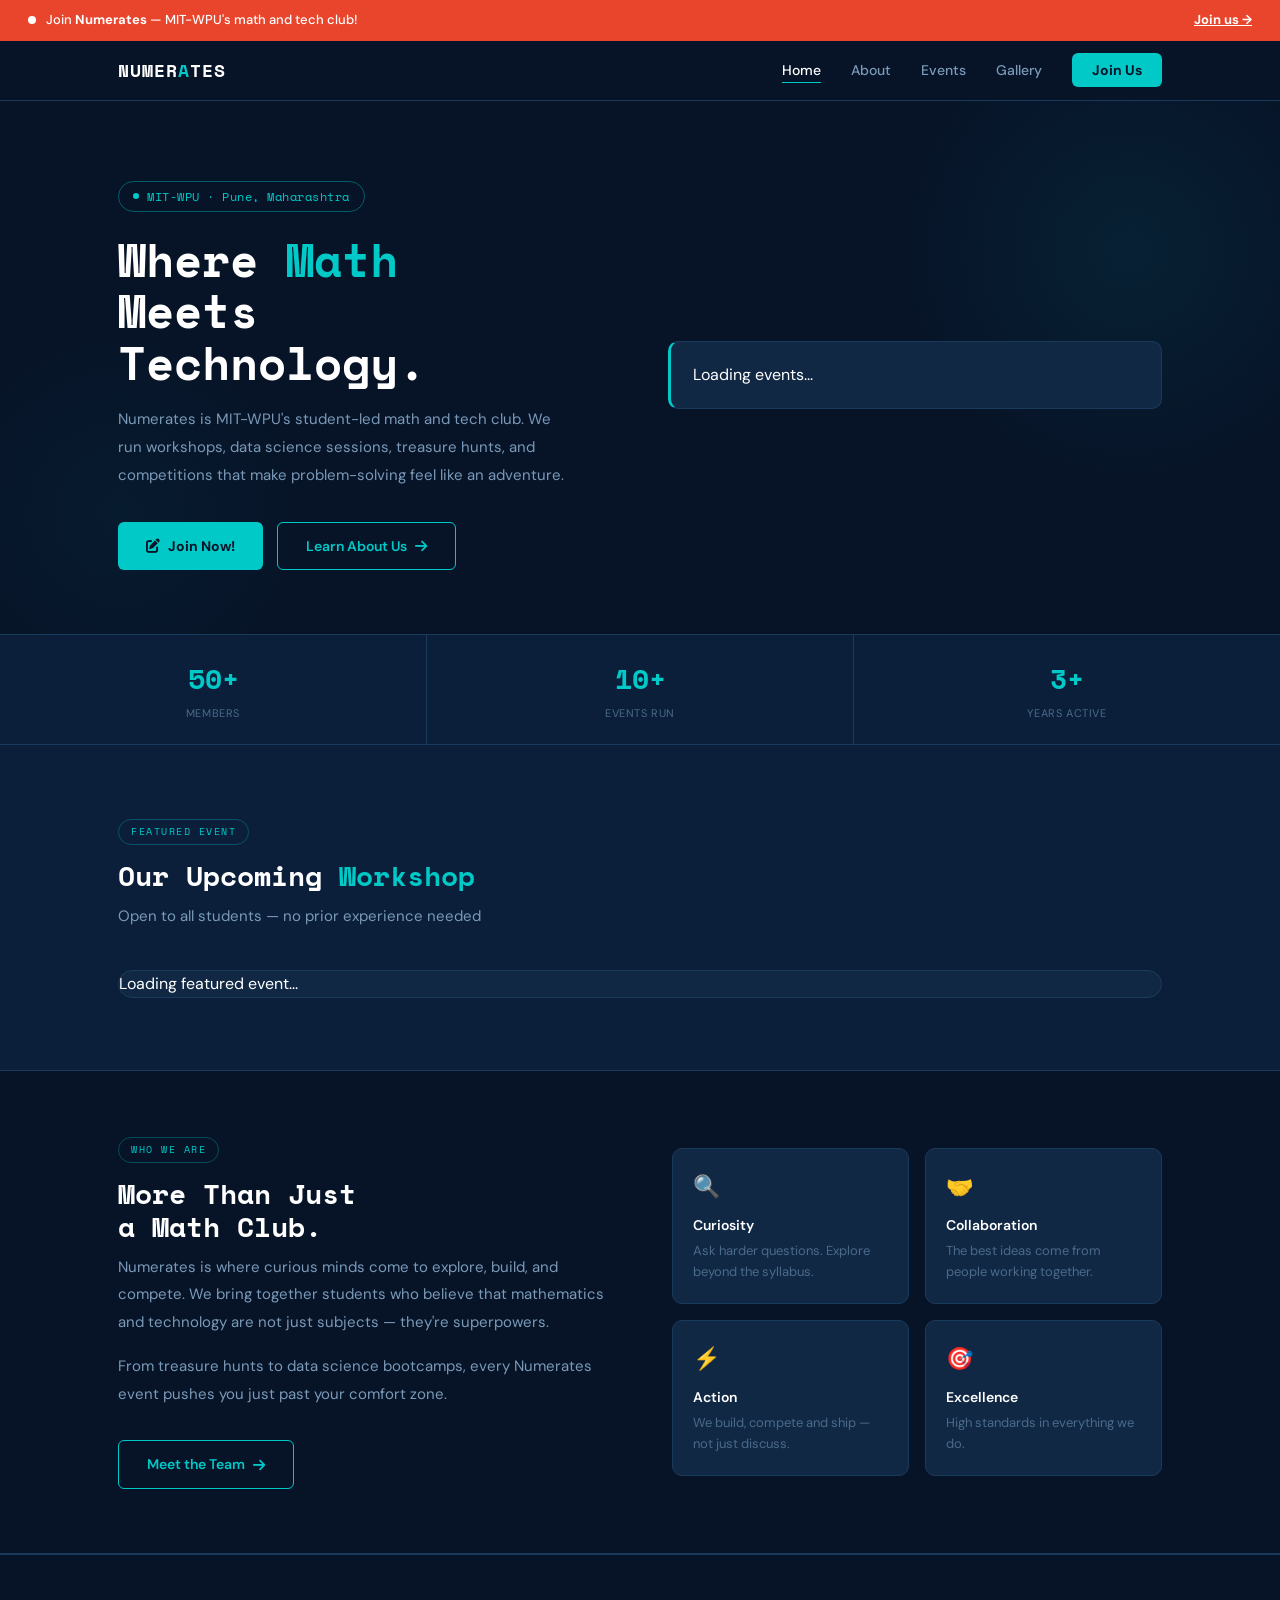
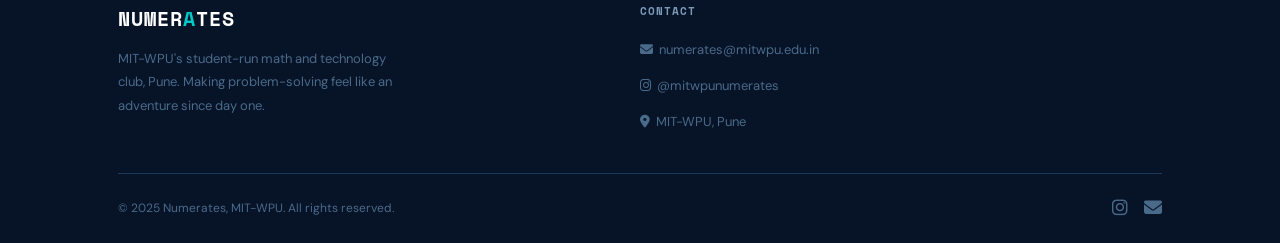
<file: index.html>
<!DOCTYPE html>
<html lang="en">
<head>
  <meta charset="UTF-8" />
  <meta name="viewport" content="width=device-width, initial-scale=1.0" />
  <title>Numerates | MIT-WPU Math &amp; Tech Club</title>
  <meta name="description" content="Numerates is MIT-WPU's student-led math and tech club. Workshops, data science, treasure hunts and more." />
  <link rel="stylesheet" href="css/style.css" />
  <link rel="stylesheet" href="css/home.css" />
  <link rel="stylesheet" href="https://cdnjs.cloudflare.com/ajax/libs/font-awesome/6.5.0/css/all.min.css" />
</head>
<body>

  <!-- ANNOUNCEMENT BAR -->
  <div class="announcement-bar" id="announcementBar"><div class="dot"></div><span>Loading...</span></div>

  <!-- NAVBAR -->
  <nav class="navbar">
    <div class="container">
      <a href="index.html" class="nav-logo">NUMER<span>A</span>TES</a>
      <ul class="nav-links">
        <li><a href="index.html">Home</a></li>
        <li><a href="about.html">About</a></li>
        <li><a href="events.html">Events</a></li>
        <li><a href="gallery.html">Gallery</a></li>
        <li><a href="join.html" class="nav-cta">Join Us</a></li>
      </ul>
      <button class="hamburger" id="hamburger" aria-label="Menu">
        <span></span><span></span><span></span>
      </button>
    </div>
  </nav>
   <div class="mobile-menu" id="mobileMenu">
    <a href="index.html">Home</a>
    <a href="about.html">About</a>
    <a href="events.html">Events</a>
    <a href="gallery.html">Gallery</a>
    <a href="join.html" style="color:var(--cyan);font-weight:700;">Join Us →</a>
  </div>


  

  <!-- HERO -->
  <section class="hero">
    <div class="container">
      <div class="hero-grid">
        <div class="hero-left">
          <div class="hero-tag fade-up">
            <span class="dot"></span> MIT-WPU · Pune, Maharashtra
          </div>
          <h1 class="fade-up">Where <em>Math</em><br>Meets<br>Technology.</h1>
          <p class="hero-sub fade-up">
            Numerates is MIT-WPU's student-led math and tech club. We run workshops,
            data science sessions, treasure hunts, and competitions that make
            problem-solving feel like an adventure.
          </p>
          <div class="hero-btns fade-up">
            <a href="join.html" class="btn-primary">
              <i class="fa-solid fa-pen-to-square"></i> Join Now!
            </a>
            <a href="about.html" class="btn-outline">
              Learn About Us <i class="fa-solid fa-arrow-right"></i>
            </a>
          </div>
        </div>
        <div class="hero-right">
    <div class="hero-cards" id="heroEvents">
        <div class="hero-event-card">
            Loading events...
        </div>
    </div>
</div>
      </div>
    </div>
  </section>

  <!-- STATS -->
  <div class="stats-bar">
    <div class="stats-grid">
      <div class="stat-item fade-up">
        <span class="stat-number" data-count="50" data-suffix="+">0</span>
        <span class="stat-label">Members</span>
      </div>
      <div class="stat-item fade-up">
        <span class="stat-number" data-count="10" data-suffix="+">0</span>
        <span class="stat-label">Events Run</span>
      </div>
      <div class="stat-item fade-up">
        <span class="stat-number" data-count="3" data-suffix="+">0</span>
        <span class="stat-label">Years Active</span>
      </div>
     
    </div>
  </div>

  <!-- WORKSHOP FEATURE -->
  <section class="section">
    <div class="container">
      <div class="fade-up" style="margin-bottom:32px;">
        <div class="section-tag">Featured Event</div>
        <h2 class="section-title">Our Upcoming <span class="cyan">Workshop</span></h2>
        <p class="section-sub">Open to all students — no prior experience needed</p>
      </div>
      <div class="workshop-card fade-up" id="featuredWorkshop">
    <p>Loading featured event...</p>
</div>
    </div>
  </section>

  <!-- ABOUT STRIP -->
  <section class="section section-alt about-strip">
    <div class="container">
      <div class="about-strip-inner">
        <div class="about-strip-text fade-up">
          <div class="section-tag">Who We Are</div>
          <h2 class="section-title">More Than Just<br>a Math Club.</h2>
          <p>Numerates is where curious minds come to explore, build, and compete. We bring together students who believe that mathematics and technology are not just subjects — they're superpowers.</p>
          <p>From treasure hunts to data science bootcamps, every Numerates event pushes you just past your comfort zone.</p>
          <a href="about.html" class="btn-outline" style="margin-top:16px;">Meet the Team <i class="fa-solid fa-arrow-right"></i></a>
        </div>
        <div class="values-grid fade-up">
          <div class="value-card">
            <div class="value-icon">🔍</div>
            <h4>Curiosity</h4>
            <p>Ask harder questions. Explore beyond the syllabus.</p>
          </div>
          <div class="value-card">
            <div class="value-icon">🤝</div>
            <h4>Collaboration</h4>
            <p>The best ideas come from people working together.</p>
          </div>
          <div class="value-card">
            <div class="value-icon">⚡</div>
            <h4>Action</h4>
            <p>We build, compete and ship — not just discuss.</p>
          </div>
          <div class="value-card">
            <div class="value-icon">🎯</div>
            <h4>Excellence</h4>
            <p>High standards in everything we do.</p>
          </div>
        </div>
      </div>
    </div>
  </section>

  <!-- FOOTER -->
  <footer class="footer">
    <div class="container">
      <div class="footer-grid">
        <div class="footer-brand">
          <span class="nav-logo">NUMER<span>A</span>TES</span>
          <p>MIT-WPU's student-run math and technology club, Pune. Making problem-solving feel like an adventure since day one.</p>
        </div>
        <div class="footer-col">
          <h5>Contact</h5>
          <ul>
            <li><a href="mailto:numerates@mitwpu.edu.in"><i class="fa-solid fa-envelope"></i> &nbsp;numerates@mitwpu.edu.in</a></li>
            <li><a href="https://instagram.com/mitwpunumerates" target="_blank"><i class="fa-brands fa-instagram"></i> &nbsp;@mitwpunumerates</a></li>
            <li><a href="#"><i class="fa-solid fa-location-dot"></i> &nbsp;MIT-WPU, Pune</a></li>
          </ul>
        </div>
      </div>
      <div class="footer-bottom">
        <span class="footer-copy">© 2025 Numerates, MIT-WPU. All rights reserved.</span>
        <div class="footer-socials">
          <a href="https://instagram.com/mitwpunumerates" target="_blank"><i class="fa-brands fa-instagram"></i></a>
          <a href="mailto:numerates@mitwpu.edu.in"><i class="fa-solid fa-envelope"></i></a>
        </div>
      </div>
    </div>
  </footer>

 <script src="js/data.js"></script>
<script src="js/main.js"></script>
<script src="js/home.js"></script>
</body>
</html>
</file>
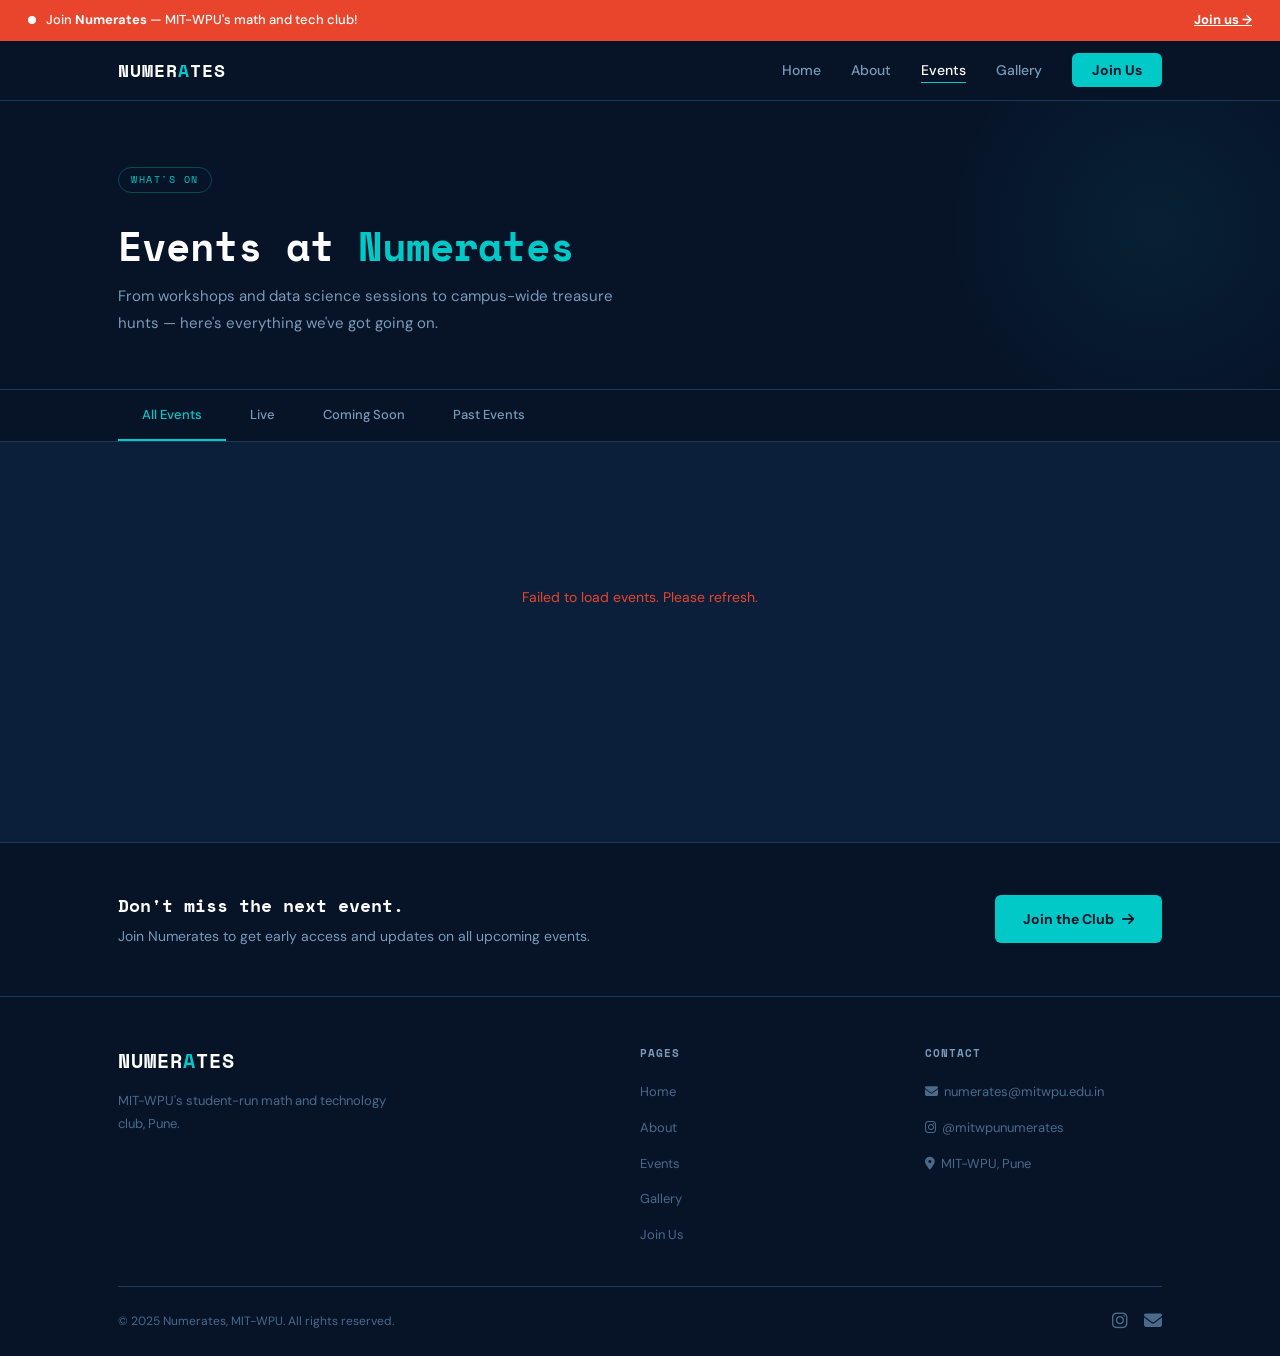
<file: events.html>
<!DOCTYPE html>
<html lang="en">
<head>
  <meta charset="UTF-8" />
  <meta name="viewport" content="width=device-width, initial-scale=1.0" />
  <title>Events | Numerates — MIT-WPU</title>
  <meta name="description" content="Upcoming and past events by Numerates — MIT-WPU's math and tech club." />
  <link rel="stylesheet" href="css/style.css" />
  <link rel="stylesheet" href="css/events.css" />
  <link rel="stylesheet" href="https://cdnjs.cloudflare.com/ajax/libs/font-awesome/6.5.0/css/all.min.css" />
</head>
<body>

  <!-- ANNOUNCEMENT BAR -->
  <div class="announcement-bar" id="announcementBar">
    <div class="dot"></div>
    <span>Loading...</span>
  </div>

  <!-- NAVBAR -->
  <nav class="navbar">
    <div class="container">
      <a href="index.html" class="nav-logo">NUMER<span>A</span>TES</a>
      <ul class="nav-links">
        <li><a href="index.html">Home</a></li>
        <li><a href="about.html">About</a></li>
        <li><a href="events.html">Events</a></li>
        <li><a href="gallery.html">Gallery</a></li>
        <li><a href="join.html" class="nav-cta">Join Us</a></li>
      </ul>
      <button class="hamburger" id="hamburger" aria-label="Menu">
        <span></span><span></span><span></span>
      </button>
    </div>
  </nav>

  <!-- MOBILE MENU -->
  <div class="mobile-menu" id="mobileMenu">
    <a href="index.html">Home</a>
    <a href="about.html">About</a>
    <a href="events.html">Events</a>
    <a href="gallery.html">Gallery</a>
    <a href="join.html" style="color:var(--cyan);font-weight:700;">Join Us →</a>
  </div>

  <!-- HERO -->
  <section class="events-hero">
    <div class="container">
      <div class="section-tag">What's On</div>
      <h1>Events at <em>Numerates</em></h1>
      <p>From workshops and data science sessions to campus-wide treasure hunts — here's everything we've got going on.</p>
    </div>
  </section>

  <!-- FILTER TABS -->
  <div class="filter-bar">
    <div class="container">
      <div class="filter-tabs">
        <button class="filter-tab active" data-filter="all">All Events</button>
        <button class="filter-tab" data-filter="live">Live</button>
        
        <button class="filter-tab" data-filter="soon">Coming Soon</button>
        <button class="filter-tab" data-filter="past">Past Events</button>
      </div>
    </div>
  </div>

  <!-- EVENTS -->
  <section class="events-section">
    <div class="container">
      <div id="loadingState" class="loading-state">
        <div class="loading-spinner"></div>
        <p>Loading events...</p>
      </div>
      <div id="eventsWrap"></div>
      <div class="empty-state" id="emptyState">
        <i class="fa-regular fa-calendar-xmark"></i>
        <p>No events in this category right now. Check back soon!</p>
      </div>
    </div>
  </section>

  <!-- NOTIFY STRIP -->
  <section class="notify-strip">
    <div class="container">
      <div class="notify-inner">
        <div class="notify-text">
          <h3>Don't miss the next event.</h3>
          <p>Join Numerates to get early access and updates on all upcoming events.</p>
        </div>
        <a href="join.html" class="btn-primary">
          Join the Club <i class="fa-solid fa-arrow-right"></i>
        </a>
      </div>
    </div>
  </section>

  <!-- FOOTER -->
  <footer class="footer">
    <div class="container">
      <div class="footer-grid">
        <div class="footer-brand">
          <span class="nav-logo">NUMER<span>A</span>TES</span>
          <p>MIT-WPU's student-run math and technology club, Pune.</p>
        </div>
        <div class="footer-col">
          <h5>Pages</h5>
          <ul>
            <li><a href="index.html">Home</a></li>
            <li><a href="about.html">About</a></li>
            <li><a href="events.html">Events</a></li>
            <li><a href="gallery.html">Gallery</a></li>
            <li><a href="join.html">Join Us</a></li>
          </ul>
        </div>
        <div class="footer-col">
          <h5>Contact</h5>
          <ul>
            <li><a href="mailto:numerates@mitwpu.edu.in"><i class="fa-solid fa-envelope"></i> &nbsp;numerates@mitwpu.edu.in</a></li>
            <li><a href="https://instagram.com/mitwpunumerates" target="_blank"><i class="fa-brands fa-instagram"></i> &nbsp;@mitwpunumerates</a></li>
            <li><a href="#"><i class="fa-solid fa-location-dot"></i> &nbsp;MIT-WPU, Pune</a></li>
          </ul>
        </div>
      </div>
      <div class="footer-bottom">
        <span class="footer-copy">© 2025 Numerates, MIT-WPU. All rights reserved.</span>
        <div class="footer-socials">
          <a href="https://instagram.com/mitwpunumerates" target="_blank"><i class="fa-brands fa-instagram"></i></a>
          <a href="mailto:numerates@mitwpu.edu.in"><i class="fa-solid fa-envelope"></i></a>
        </div>
      </div>
    </div>
  </footer>

  <script src="js/data.js"></script>
  <script src="js/main.js"></script>
  <script src="js/events.js"></script>
</body>
</html>
</file>
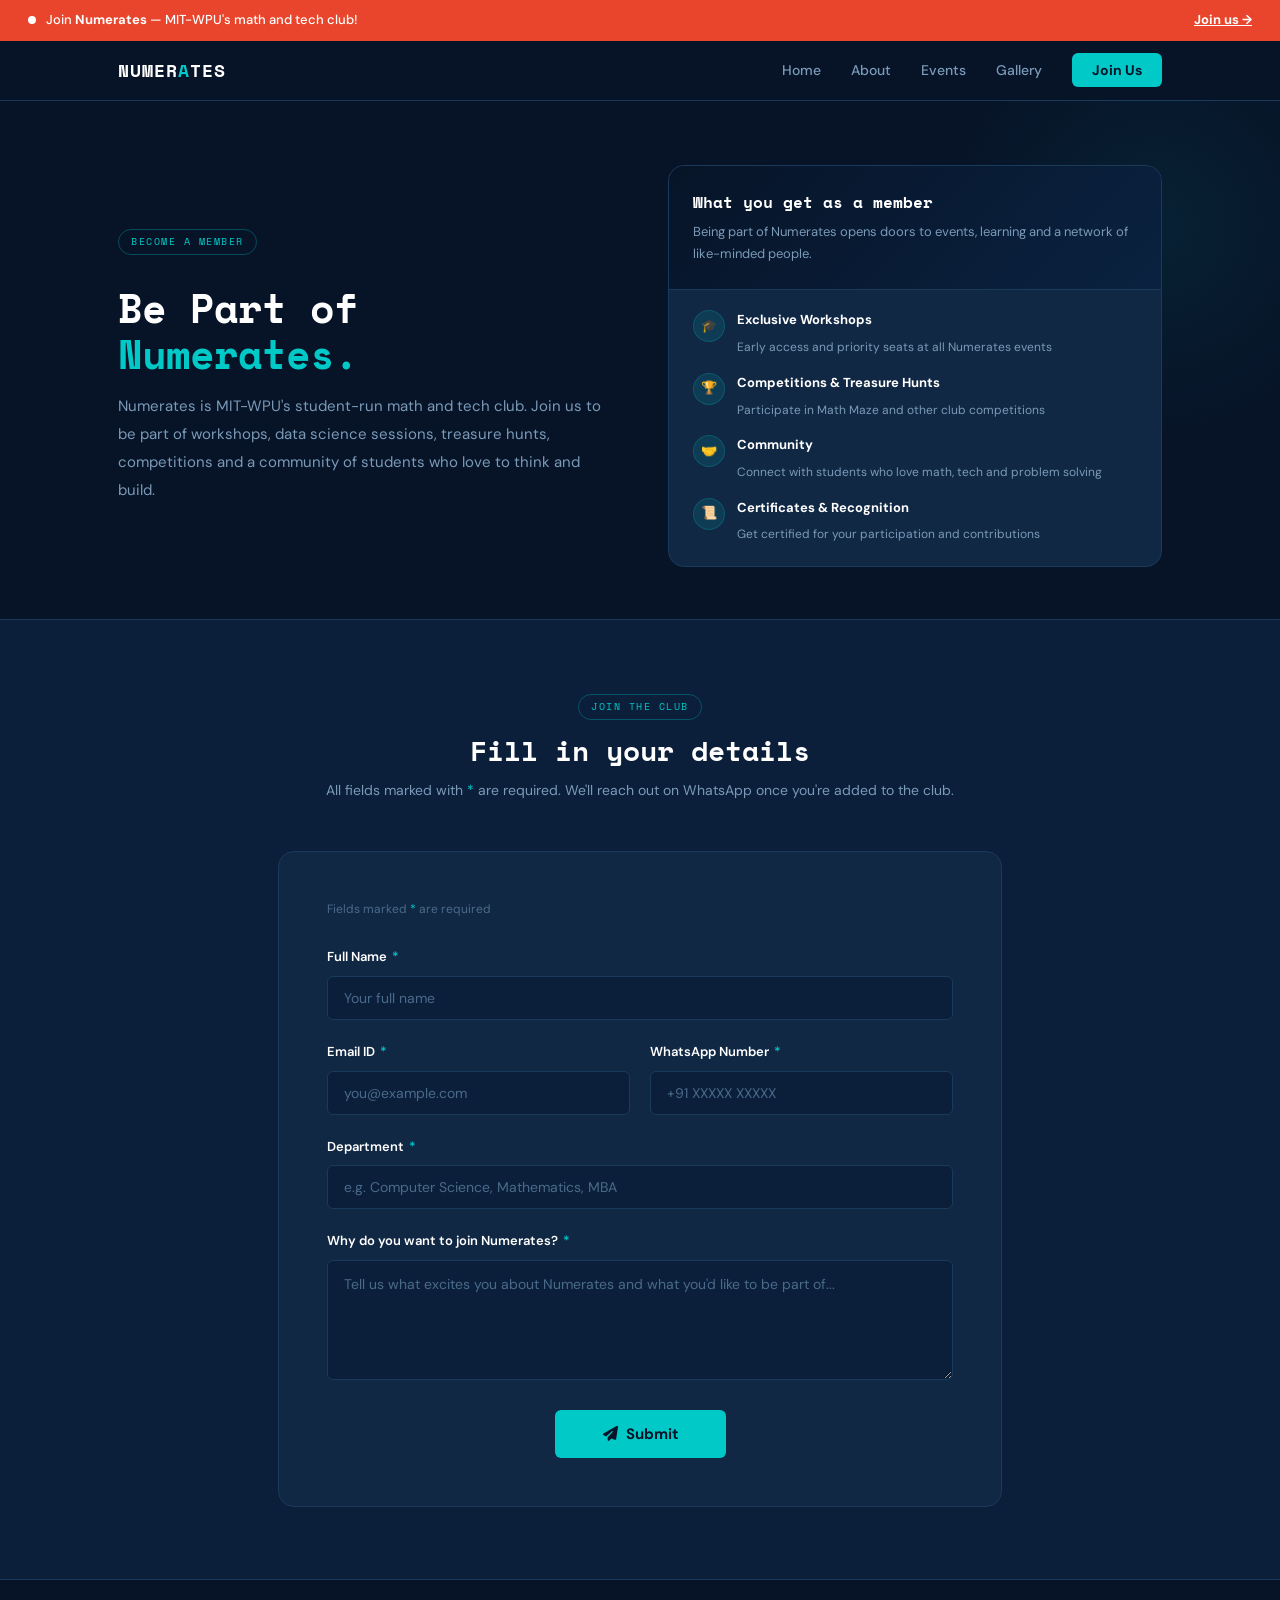
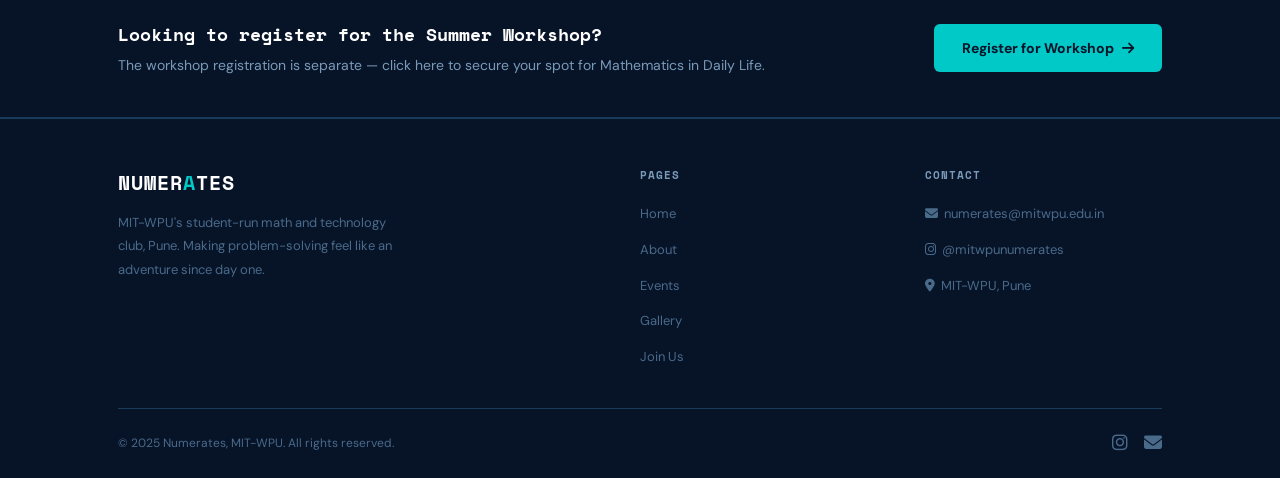
<file: join.html>
<!DOCTYPE html>
<html lang="en">
<head>
  <meta charset="UTF-8" />
  <meta name="viewport" content="width=device-width, initial-scale=1.0" />
  <title>Join Us | Numerates — MIT-WPU</title>
  <meta name="description" content="Join Numerates — MIT-WPU's math and tech club. Be part of workshops, treasure hunts, data science sessions and more." />
  <link rel="stylesheet" href="css/style.css" />
  <link rel="stylesheet" href="css/join.css" />
  <link rel="stylesheet" href="https://cdnjs.cloudflare.com/ajax/libs/font-awesome/6.5.0/css/all.min.css" />
</head>
<body>

  <!-- ANNOUNCEMENT BAR -->
  <div class="announcement-bar" id="announcementBar"><div class="dot"></div><span>Loading...</span></div>
  <!-- NAVBAR -->
  <nav class="navbar">
    <div class="container">
      <a href="index.html" class="nav-logo">NUMER<span>A</span>TES</a>
      <ul class="nav-links">
        <li><a href="index.html">Home</a></li>
        <li><a href="about.html">About</a></li>
        <li><a href="events.html">Events</a></li>
        <li><a href="gallery.html">Gallery</a></li>
        <li><a href="join.html" class="nav-cta">Join Us</a></li>
      </ul>
      <button class="hamburger" id="hamburger" aria-label="Menu">
        <span></span><span></span><span></span>
      </button>
    </div>
  </nav>

  <!-- MOBILE MENU -->
  <div class="mobile-menu" id="mobileMenu">
    <a href="index.html">Home</a>
    <a href="about.html">About</a>
    <a href="events.html">Events</a>
    <a href="gallery.html">Gallery</a>
    <a href="join.html" style="color:var(--cyan); font-weight:700;">Join Us →</a>
  </div>

  <!-- HERO -->
  <section class="join-hero">
    <div class="container">
      <div class="join-hero-inner">

        <div class="join-hero-text fade-up">
          <div class="section-tag">Become a Member</div>
          <h1>Be Part of<br><em>Numerates.</em></h1>
          <p>
            Numerates is MIT-WPU's student-run math and tech club. Join us to be part of
            workshops, data science sessions, treasure hunts, competitions and a community
            of students who love to think and build.
          </p>
        </div>

        <div class="perks-card fade-up">
          <div class="perks-card-top">
            <h3>What you get as a member</h3>
            <p>Being part of Numerates opens doors to events, learning and a network of like-minded people.</p>
          </div>
          <div class="perks-list">
            <div class="perk-row">
              <div class="perk-icon">🎓</div>
              <div class="perk-text">
                <strong>Exclusive Workshops</strong>
                <span>Early access and priority seats at all Numerates events</span>
              </div>
            </div>
            <div class="perk-row">
              <div class="perk-icon">🏆</div>
              <div class="perk-text">
                <strong>Competitions & Treasure Hunts</strong>
                <span>Participate in Math Maze and other club competitions</span>
              </div>
            </div>
            <div class="perk-row">
              <div class="perk-icon">🤝</div>
              <div class="perk-text">
                <strong>Community</strong>
                <span>Connect with students who love math, tech and problem solving</span>
              </div>
            </div>
            <div class="perk-row">
              <div class="perk-icon">📜</div>
              <div class="perk-text">
                <strong>Certificates & Recognition</strong>
                <span>Get certified for your participation and contributions</span>
              </div>
            </div>
          </div>
        </div>

      </div>
    </div>
  </section>

  <!-- FORM SECTION -->
  <section class="form-section" id="form">
    <div class="container">

      <div class="form-header fade-up">
        <div class="section-tag">Join the Club</div>
        <h2 class="section-title">Fill in your details</h2>
        <p>All fields marked with <span style="color:var(--cyan)">*</span> are required. We'll reach out on WhatsApp once you're added to the club.</p>
      </div>

      <div class="form-card fade-up">
        <p class="req-note">Fields marked <span>*</span> are required</p>

        <form id="joinForm" novalidate>

          <div class="form-group">
            <label for="name">Full Name <span class="req">*</span></label>
            <input type="text" id="name" name="name" placeholder="Your full name" required />
          </div>

          <div class="form-row-2">
            <div class="form-group">
              <label for="email">Email ID <span class="req">*</span></label>
              <input type="email" id="email" name="email" placeholder="you@example.com" required />
            </div>
            <div class="form-group">
              <label for="whatsapp">WhatsApp Number <span class="req">*</span></label>
              <input type="tel" id="whatsapp" name="whatsapp" placeholder="+91 XXXXX XXXXX" required />
            </div>
          </div>

          <div class="form-group">
            <label for="department">Department <span class="req">*</span></label>
            <input type="text" id="department" name="department" placeholder="e.g. Computer Science, Mathematics, MBA" required />
          </div>

          <div class="form-group">
            <label for="whyjoin">Why do you want to join Numerates? <span class="req">*</span></label>
            <textarea id="whyjoin" name="whyjoin" placeholder="Tell us what excites you about Numerates and what you'd like to be part of..." required></textarea>
          </div>

          <div class="form-submit-wrap">
            <button type="submit" class="btn-submit" id="submitBtn">
              <span id="btnText"><i class="fa-solid fa-paper-plane"></i> &nbsp;Submit</span>
              <div class="spinner" id="spinner"></div>
            </button>
          </div>

          <div class="form-message success" id="successMsg" style="display:none;">
            🎉 Welcome to Numerates! We'll reach out to you on WhatsApp soon. Stay tuned!
          </div>
          <div class="form-message error" id="errorMsg" style="display:none;">
            ❌ Something went wrong. Please try again or email us at numerates@mitwpu.edu.in
          </div>

        </form>
      </div>

    </div>
  </section>

  <!-- WORKSHOP CTA -->
  <section class="workshop-cta-strip">
    <div class="container">
      <div class="workshop-cta-inner">
        <div class="workshop-cta-text">
          <h3>Looking to register for the Summer Workshop?</h3>
          <p>The workshop registration is separate — click here to secure your spot for Mathematics in Daily Life.</p>
        </div>
        <a href="register.html" class="btn-primary">
          Register for Workshop <i class="fa-solid fa-arrow-right"></i>
        </a>
      </div>
    </div>
  </section>

  <!-- FOOTER -->
  <footer class="footer">
    <div class="container">
      <div class="footer-grid">
        <div class="footer-brand">
          <span class="nav-logo">NUMER<span>A</span>TES</span>
          <p>MIT-WPU's student-run math and technology club, Pune. Making problem-solving feel like an adventure since day one.</p>
        </div>
        <div class="footer-col">
          <h5>Pages</h5>
          <ul>
            <li><a href="index.html">Home</a></li>
            <li><a href="about.html">About</a></li>
            <li><a href="events.html">Events</a></li>
            <li><a href="gallery.html">Gallery</a></li>
            <li><a href="join.html">Join Us</a></li>
          </ul>
        </div>
        <div class="footer-col">
          <h5>Contact</h5>
          <ul>
            <li><a href="mailto:numerates@mitwpu.edu.in"><i class="fa-solid fa-envelope"></i> &nbsp;numerates@mitwpu.edu.in</a></li>
            <li><a href="https://instagram.com/mitwpunumerates" target="_blank"><i class="fa-brands fa-instagram"></i> &nbsp;@mitwpunumerates</a></li>
            <li><a href="#"><i class="fa-solid fa-location-dot"></i> &nbsp;MIT-WPU, Pune</a></li>
          </ul>
        </div>
      </div>
      <div class="footer-bottom">
        <span class="footer-copy">© 2025 Numerates, MIT-WPU. All rights reserved.</span>
        <div class="footer-socials">
          <a href="https://instagram.com/mitwpunumerates" target="_blank"><i class="fa-brands fa-instagram"></i></a>
          <a href="mailto:numerates@mitwpu.edu.in"><i class="fa-solid fa-envelope"></i></a>
        </div>
      </div>
    </div>
  </footer>
  <script src="js/data.js"></script>
  <script src="js/main.js"></script>
  <script src="js/join.js"></script>
</body>
</html>
</file>
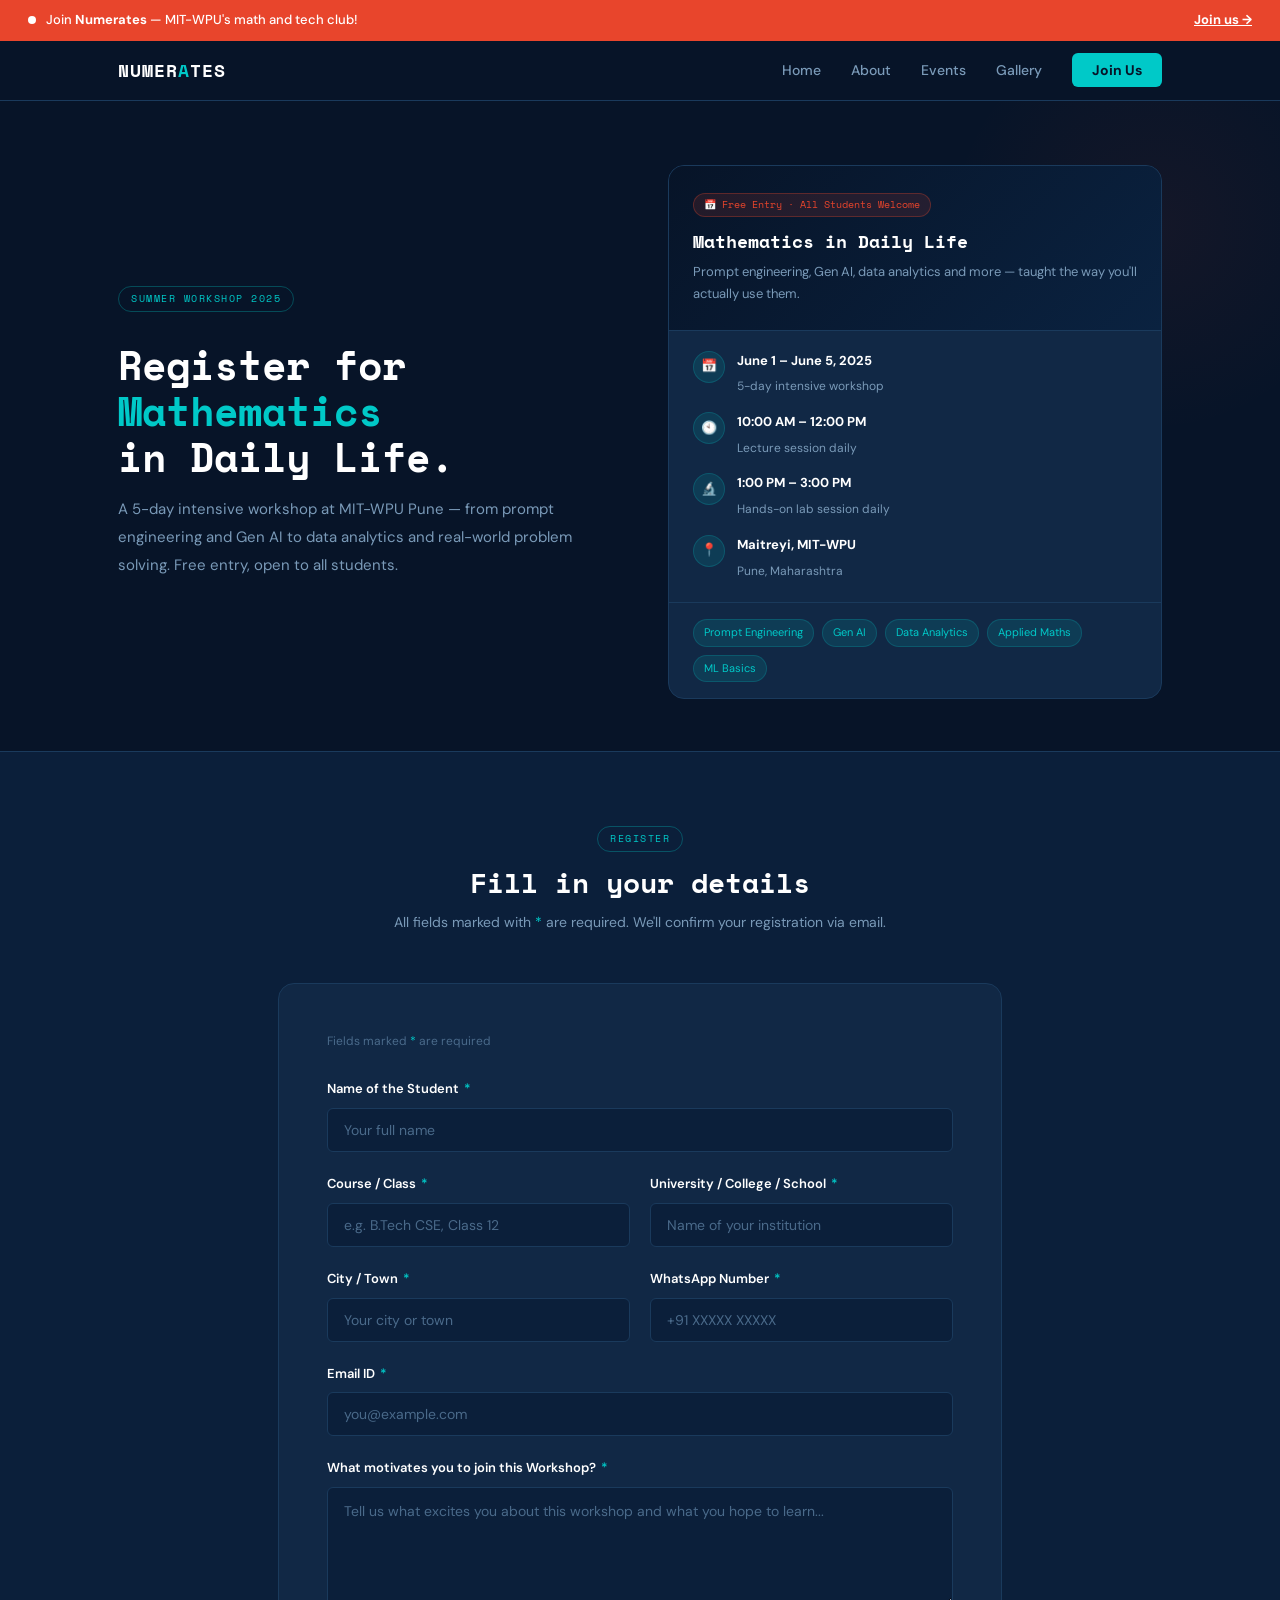
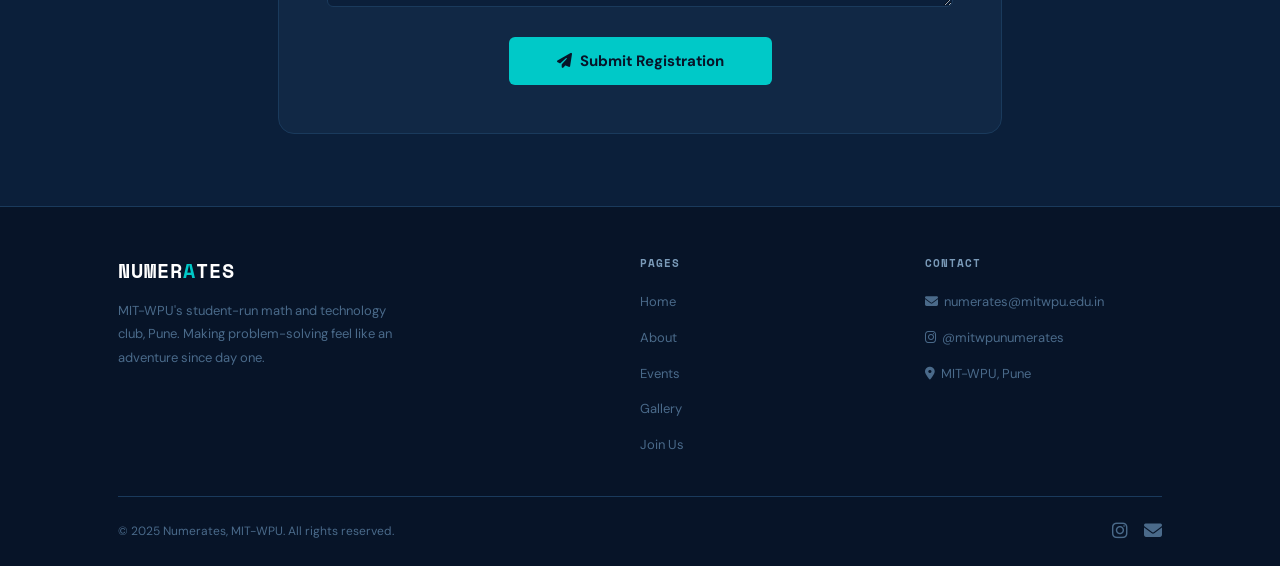
<file: register.html>
<!DOCTYPE html>
<html lang="en">
<head>
  <meta charset="UTF-8" />
  <meta name="viewport" content="width=device-width, initial-scale=1.0" />
  <title>Register | Numerates Summer Workshop</title>
  <meta name="description" content="Register for Mathematics in Daily Life — Numerates Summer Workshop at MIT-WPU, June 1-5 2025." />
  <link rel="stylesheet" href="css/style.css" />
  <link rel="stylesheet" href="css/register.css" />
  <link rel="stylesheet" href="https://cdnjs.cloudflare.com/ajax/libs/font-awesome/6.5.0/css/all.min.css" />
</head>
<body>

  <!-- ANNOUNCEMENT BAR -->
  <div class="announcement-bar" id="announcementBar"><div class="dot"></div><span>Loading...</span></div>
  <!-- NAVBAR -->
  <nav class="navbar">
    <div class="container">
      <a href="index.html" class="nav-logo">NUMER<span>A</span>TES</a>
      <ul class="nav-links">
        <li><a href="index.html">Home</a></li>
        <li><a href="about.html">About</a></li>
        <li><a href="events.html">Events</a></li>
        <li><a href="gallery.html">Gallery</a></li>
        <li><a href="join.html" class="nav-cta">Join Us</a></li>
      </ul>
      <button class="hamburger" id="hamburger" aria-label="Menu">
        <span></span><span></span><span></span>
      </button>
    </div>
  </nav>

  <!-- MOBILE MENU -->
  <div class="mobile-menu" id="mobileMenu">
    <a href="index.html">Home</a>
    <a href="about.html">About</a>
    <a href="events.html">Events</a>
    <a href="gallery.html">Gallery</a>
    <a href="join.html" style="color:var(--cyan); font-weight:700;">Join Us →</a>
  </div>

  <!-- HERO -->
  <section class="register-hero">
    <div class="container">
      <div class="register-hero-inner">

        <div class="register-hero-text fade-up">
          <div class="section-tag">Summer Workshop 2025</div>
          <h1>Register for<br><em>Mathematics</em><br>in Daily Life.</h1>
          <p>
            A 5-day intensive workshop at MIT-WPU Pune — from prompt engineering and Gen AI
            to data analytics and real-world problem solving. Free entry, open to all students.
          </p>
        </div>

        <div class="workshop-info-card fade-up">
          <div class="card-top">
            <span class="badge">📅 Free Entry · All Students Welcome</span>
            <h3>Mathematics in Daily Life</h3>
            <p>Prompt engineering, Gen AI, data analytics and more — taught the way you'll actually use them.</p>
          </div>
          <div class="card-details">
            <div class="info-row">
              <div class="icon">📅</div>
              <div class="info-text">
                <strong>June 1 – June 5, 2025</strong>
                <span>5-day intensive workshop</span>
              </div>
            </div>
            <div class="info-row">
              <div class="icon">🕙</div>
              <div class="info-text">
                <strong>10:00 AM – 12:00 PM</strong>
                <span>Lecture session daily</span>
              </div>
            </div>
            <div class="info-row">
              <div class="icon">🔬</div>
              <div class="info-text">
                <strong>1:00 PM – 3:00 PM</strong>
                <span>Hands-on lab session daily</span>
              </div>
            </div>
            <div class="info-row">
              <div class="icon">📍</div>
              <div class="info-text">
                <strong>Maitreyi, MIT-WPU</strong>
                <span>Pune, Maharashtra</span>
              </div>
            </div>
          </div>
          <div class="workshop-topics-mini">
            <span class="topic-mini">Prompt Engineering</span>
            <span class="topic-mini">Gen AI</span>
            <span class="topic-mini">Data Analytics</span>
            <span class="topic-mini">Applied Maths</span>
            <span class="topic-mini">ML Basics</span>
          </div>
        </div>

      </div>
    </div>
  </section>

  <!-- FORM SECTION -->
  <section class="form-section" id="form">
    <div class="container">

      <div class="form-header fade-up">
        <div class="section-tag">Register</div>
        <h2 class="section-title">Fill in your details</h2>
        <p>All fields marked with <span style="color:var(--cyan)">*</span> are required. We'll confirm your registration via email.</p>
      </div>

      <div class="form-card fade-up">
        <p class="req-note">Fields marked <span>*</span> are required</p>

        <form id="registerForm" novalidate>

          <div class="form-group">
            <label for="name">Name of the Student <span class="req">*</span></label>
            <input type="text" id="name" name="name" placeholder="Your full name" required />
          </div>

          <div class="form-row-2">
            <div class="form-group">
              <label for="course">Course / Class <span class="req">*</span></label>
              <input type="text" id="course" name="course" placeholder="e.g. B.Tech CSE, Class 12" required />
            </div>
            <div class="form-group">
              <label for="college">University / College / School <span class="req">*</span></label>
              <input type="text" id="college" name="college" placeholder="Name of your institution" required />
            </div>
          </div>

          <div class="form-row-2">
            <div class="form-group">
              <label for="city">City / Town <span class="req">*</span></label>
              <input type="text" id="city" name="city" placeholder="Your city or town" required />
            </div>
            <div class="form-group">
              <label for="whatsapp">WhatsApp Number <span class="req">*</span></label>
              <input type="tel" id="whatsapp" name="whatsapp" placeholder="+91 XXXXX XXXXX" required />
            </div>
          </div>

          <div class="form-group">
            <label for="email">Email ID <span class="req">*</span></label>
            <input type="email" id="email" name="email" placeholder="you@example.com" required />
          </div>

          <div class="form-group">
            <label for="motivation">What motivates you to join this Workshop? <span class="req">*</span></label>
            <textarea id="motivation" name="motivation" placeholder="Tell us what excites you about this workshop and what you hope to learn..." required></textarea>
          </div>

          <div class="form-submit-wrap">
            <button type="submit" class="btn-submit" id="submitBtn">
              <span id="btnText"><i class="fa-solid fa-paper-plane"></i> &nbsp;Submit Registration</span>
              <div class="spinner" id="spinner"></div>
            </button>
          </div>

          <div class="form-message success" id="successMsg" style="display:none;">
            🎉 You're registered! We'll send a confirmation to your email shortly. See you at the workshop!
          </div>
          <div class="form-message error" id="errorMsg" style="display:none;">
            ❌ Something went wrong. Please try again or email us at numerates@mitwpu.edu.in
          </div>

        </form>
      </div>

    </div>
  </section>

  <!-- FOOTER -->
  <footer class="footer">
    <div class="container">
      <div class="footer-grid">
        <div class="footer-brand">
          <span class="nav-logo">NUMER<span>A</span>TES</span>
          <p>MIT-WPU's student-run math and technology club, Pune. Making problem-solving feel like an adventure since day one.</p>
        </div>
        <div class="footer-col">
          <h5>Pages</h5>
          <ul>
            <li><a href="index.html">Home</a></li>
            <li><a href="about.html">About</a></li>
            <li><a href="events.html">Events</a></li>
            <li><a href="gallery.html">Gallery</a></li>
            <li><a href="join.html">Join Us</a></li>
          </ul>
        </div>
        <div class="footer-col">
          <h5>Contact</h5>
          <ul>
            <li><a href="mailto:numerates@mitwpu.edu.in"><i class="fa-solid fa-envelope"></i> &nbsp;numerates@mitwpu.edu.in</a></li>
            <li><a href="https://instagram.com/mitwpunumerates" target="_blank"><i class="fa-brands fa-instagram"></i> &nbsp;@mitwpunumerates</a></li>
            <li><a href="#"><i class="fa-solid fa-location-dot"></i> &nbsp;MIT-WPU, Pune</a></li>
          </ul>
        </div>
      </div>
      <div class="footer-bottom">
        <span class="footer-copy">© 2025 Numerates, MIT-WPU. All rights reserved.</span>
        <div class="footer-socials">
          <a href="https://instagram.com/mitwpunumerates" target="_blank"><i class="fa-brands fa-instagram"></i></a>
          <a href="mailto:numerates@mitwpu.edu.in"><i class="fa-solid fa-envelope"></i></a>
        </div>
      </div>
    </div>
  </footer>
  <script src="js/data.js"></script>
  <script src="js/main.js"></script>
  <script src="js/register.js"></script>
</body>
</html>
</file>
<file: css/style.css>
/* ============================================
   NUMERATES — MIT WPU
   Main Stylesheet — Navy + Cyan Theme
   Shared across all pages
   ============================================ */

@import url('https://fonts.googleapis.com/css2?family=Space+Mono:wght@400;700&family=DM+Sans:ital,wght@0,300;0,400;0,500;0,600;0,700;1,400&display=swap');

/* ── Variables ── */
:root {
  --navy:       #0B1F3A;
  --navy-dark:  #071428;
  --navy-mid:   #112845;
  --navy-light: #1a3a5c;
  --cyan:       #00C9C8;
  --cyan-dim:   #009B9A;
  --cyan-glow:  rgba(0,201,200,0.12);
  --red:        #E8452C;
  --white:      #FFFFFF;
  --text-muted: #7A9AB8;
  --text-dim:   #4A6A8A;
  --border:     #1a3a5c;
  --font-head:  'Space Mono', monospace;
  --font-body:  'DM Sans', sans-serif;
  --radius-sm:  6px;
  --radius:     10px;
  --radius-lg:  16px;
  --shadow:     0 4px 24px rgba(0,0,0,0.3);
  --transition: 0.3s ease;
}

/* ── Reset ── */
*, *::before, *::after { box-sizing: border-box; margin: 0; padding: 0; }
html { scroll-behavior: smooth; }
body { font-family: var(--font-body); background: var(--navy); color: var(--white); line-height: 1.6; overflow-x: hidden; }
a { text-decoration: none; color: inherit; }
img { max-width: 100%; display: block; }
ul { list-style: none; }

/* ── Utilities ── */
.container { max-width: 1100px; margin: 0 auto; padding: 0 28px; }
.cyan { color: var(--cyan); }
.red  { color: var(--red); }
.section { padding: 72px 0; }
.section-alt { background: var(--navy-dark); border-top: 1px solid var(--border); border-bottom: 1px solid var(--border); }

.section-tag {
  display: inline-block;
  font-family: var(--font-head);
  font-size: 10px;
  letter-spacing: 1.5px;
  text-transform: uppercase;
  color: var(--cyan);
  border: 1px solid rgba(0,201,200,0.3);
  padding: 4px 12px;
  border-radius: 20px;
  margin-bottom: 14px;
}

.section-title {
  font-family: var(--font-head);
  font-size: 28px;
  font-weight: 700;
  color: var(--white);
  line-height: 1.2;
  margin-bottom: 10px;
}

.section-sub {
  font-size: 15px;
  color: var(--text-muted);
  line-height: 1.8;
  max-width: 560px;
  margin-bottom: 40px;
}

/* ── Buttons ── */
.btn-primary {
  display: inline-flex;
  align-items: center;
  gap: 8px;
  background: var(--cyan);
  color: var(--navy-dark);
  font-weight: 700;
  font-size: 14px;
  padding: 13px 28px;
  border-radius: var(--radius-sm);
  transition: background var(--transition), transform var(--transition), box-shadow var(--transition);
  border: none;
  cursor: pointer;
}
.btn-primary:hover { background: var(--cyan-dim); transform: translateY(-2px); box-shadow: 0 8px 24px rgba(0,201,200,0.25); }

.btn-outline {
  display: inline-flex;
  align-items: center;
  gap: 8px;
  border: 1.5px solid var(--cyan);
  color: var(--cyan);
  font-weight: 600;
  font-size: 14px;
  padding: 12px 28px;
  border-radius: var(--radius-sm);
  transition: background var(--transition), transform var(--transition);
  background: transparent;
  cursor: pointer;
}
.btn-outline:hover { background: var(--cyan-glow); transform: translateY(-2px); }

.btn-ghost {
  display: inline-flex;
  align-items: center;
  gap: 8px;
  border: 1px solid var(--border);
  color: var(--text-muted);
  font-size: 14px;
  font-weight: 500;
  padding: 12px 24px;
  border-radius: var(--radius-sm);
  transition: border-color var(--transition), color var(--transition);
  background: transparent;
  cursor: pointer;
}
.btn-ghost:hover { border-color: var(--cyan); color: var(--cyan); }

/* ── Announcement Bar ── */
.announcement-bar {
  background: var(--red);
  padding: 10px 28px;
  display: flex;
  align-items: center;
  gap: 10px;
  font-size: 13px;
  font-weight: 500;
  position: relative;
  z-index: 200;
}
.announcement-bar .dot {
  width: 8px; height: 8px;
  border-radius: 50%;
  background: #fff;
  flex-shrink: 0;
  animation: blink 1.5s infinite;
}
.announcement-bar a {
  margin-left: auto;
  color: #fff;
  font-weight: 700;
  text-decoration: underline;
  white-space: nowrap;
}
@keyframes blink {
  0%,100% { opacity:1; transform:scale(1); }
  50% { opacity:0.4; transform:scale(0.7); }
}

/* ── Navbar ── */
.navbar {
  background: var(--navy-dark);
  border-bottom: 1px solid var(--border);
  position: sticky;
  top: 0;
  z-index: 100;
  transition: box-shadow var(--transition);
}
.navbar .container { display: flex; align-items: center; justify-content: space-between; padding-top: 15px; padding-bottom: 15px; }
.nav-logo { font-family: var(--font-head); font-size: 18px; font-weight: 700; color: var(--white); letter-spacing: 1px; }
.nav-logo span { color: var(--cyan); }

.nav-links { display: flex; align-items: center; gap: 30px; }
.nav-links a { font-size: 14px; color: var(--text-muted); font-weight: 500; transition: color var(--transition); position: relative; }
.nav-links a::after { content:''; position:absolute; bottom:-4px; left:0; width:0; height:1px; background:var(--cyan); transition:width var(--transition); }
.nav-links a:hover { color: var(--white); }
.nav-links a:hover::after { width: 100%; }
.nav-links a.active { color: var(--white); }
.nav-links a.active::after { width: 100%; }

.nav-cta { background: var(--cyan) !important; color: var(--navy-dark) !important; font-weight: 700 !important; padding: 8px 20px; border-radius: var(--radius-sm); transition: background var(--transition) !important; }
.nav-cta:hover { background: var(--cyan-dim) !important; }
.nav-cta::after { display: none !important; }

.hamburger { display: none; flex-direction: column; gap: 5px; cursor: pointer; padding: 4px; background: none; border: none; }
.hamburger span { display: block; width: 24px; height: 2px; background: var(--white); border-radius: 2px; transition: var(--transition); }
.hamburger.active span:nth-child(1) { transform: rotate(45deg) translate(5px, 5px); }
.hamburger.active span:nth-child(2) { opacity: 0; }
.hamburger.active span:nth-child(3) { transform: rotate(-45deg) translate(5px, -5px); }

.mobile-menu {
  display: none;
  flex-direction: column;
  background: var(--navy-dark);
  border-bottom: 1px solid var(--border);
  padding: 20px 28px;
  gap: 18px;
  position: sticky;
  top: 57px;
  z-index: 99;
}
.mobile-menu.open { display: flex; }
.mobile-menu a { font-size: 15px; color: var(--text-muted); font-weight: 500; transition: color var(--transition); }
.mobile-menu a:hover { color: var(--cyan); }

/* ── Scroll Animations ── */
.fade-up { opacity: 0; transform: translateY(28px); transition: opacity 0.65s ease, transform 0.65s ease; }
.fade-up.visible { opacity: 1; transform: translateY(0); }

/* ── Stats Bar ── */
.stats-bar { border-bottom: 1px solid var(--border); }
.stats-grid { display: grid; grid-template-columns: repeat(3,1fr); gap: 1px; background: var(--border); }
.stat-item { background: var(--navy); padding: 22px; text-align: center; transition: background var(--transition); }
.stat-item:hover { background: var(--navy-mid); }
.stat-number { font-family: var(--font-head); font-size: 28px; font-weight: 700; color: var(--cyan); display: block; }
.stat-label { font-size: 11px; color: var(--text-dim); text-transform: uppercase; letter-spacing: 0.6px; margin-top: 3px; display: block; }

/* ── Footer ── */
.footer { background: var(--navy-dark); border-top: 1px solid var(--border); padding: 48px 0 0; }
.footer-grid { display: grid; grid-template-columns: 2fr 1fr 1fr; gap: 48px; padding-bottom: 40px; }
.footer-brand .nav-logo { font-size: 20px; margin-bottom: 12px; display: block; }
.footer-brand p { font-size: 13px; color: var(--text-dim); line-height: 1.8; max-width: 280px; }
.footer-col h5 { font-family: var(--font-head); font-size: 11px; letter-spacing: 1px; text-transform: uppercase; color: var(--text-muted); margin-bottom: 16px; }
.footer-col ul { display: flex; flex-direction: column; gap: 10px; }
.footer-col ul a { font-size: 13px; color: var(--text-dim); transition: color var(--transition); }
.footer-col ul a:hover { color: var(--cyan); }
.footer-bottom { border-top: 1px solid var(--border); padding: 20px 0; display: flex; justify-content: space-between; align-items: center; flex-wrap: wrap; gap: 12px; }
.footer-copy { font-size: 12px; color: var(--text-dim); }
.footer-socials { display: flex; gap: 16px; }
.footer-socials a { color: var(--text-dim); font-size: 18px; transition: color var(--transition); }
.footer-socials a:hover { color: var(--cyan); }

/* ── Page Hero (inner pages) ── */
.page-hero { background: var(--navy-dark); border-bottom: 1px solid var(--border); padding: 60px 0; }
.page-hero-tag { display: inline-block; font-size: 11px; font-family: var(--font-head); color: var(--cyan); border: 1px solid rgba(0,201,200,0.3); padding: 4px 12px; border-radius: 20px; margin-bottom: 16px; }
.page-hero h1 { font-family: var(--font-head); font-size: 36px; font-weight: 700; color: var(--white); margin-bottom: 10px; }
.page-hero p { font-size: 15px; color: var(--text-muted); max-width: 500px; line-height: 1.8; }

/* ── Responsive ── */
@media (max-width: 900px) {
  .footer-grid { grid-template-columns: 1fr 1fr; }
  .footer-brand { grid-column: 1 / -1; }
}
@media (max-width: 768px) {
  .nav-links { display: none; }
  .hamburger { display: flex; }
  .stats-grid { grid-template-columns: repeat(2,1fr); }
  .section { padding: 52px 0; }
  .section-title { font-size: 22px; }
  .footer-grid { grid-template-columns: 1fr; gap: 32px; }
}
@media (max-width: 480px) {
  .container { padding: 0 18px; }
  .btn-primary, .btn-outline { width: 100%; justify-content: center; }
}
</file>
<file: css/home.css>
/* ============================================
   NUMERATES — Homepage Styles
   home.css — loaded only on index.html
   ============================================ */

/* ── Hero ── */
.hero {
  background: var(--navy-dark);
  border-bottom: 1px solid var(--border);
  padding: 80px 0 64px;
  position: relative;
  overflow: hidden;
}
.hero::before {
  content: '';
  position: absolute;
  top: -100px; right: -100px;
  width: 500px; height: 500px;
  border-radius: 50%;
  background: radial-gradient(circle, rgba(0,201,200,0.07) 0%, transparent 65%);
  pointer-events: none;
}
.hero::after {
  content: '';
  position: absolute;
  bottom: -80px; left: -80px;
  width: 400px; height: 400px;
  border-radius: 50%;
  background: radial-gradient(circle, rgba(0,201,200,0.04) 0%, transparent 65%);
  pointer-events: none;
}

.hero-grid { display: grid; grid-template-columns: 1fr 1fr; gap: 56px; align-items: center; position: relative; z-index: 1; }

.hero-tag {
  display: inline-flex;
  align-items: center;
  gap: 8px;
  border: 1px solid rgba(0,201,200,0.4);
  color: var(--cyan);
  font-size: 12px;
  font-family: var(--font-head);
  padding: 5px 14px;
  border-radius: 20px;
  margin-bottom: 22px;
  letter-spacing: 0.5px;
}
.hero-tag .dot { width: 6px; height: 6px; border-radius: 50%; background: var(--cyan); animation: blink 1.5s infinite; }

.hero h1 { font-family: var(--font-head); font-size: 46px; font-weight: 700; line-height: 1.12; margin-bottom: 18px; color: var(--white); }
.hero h1 em { font-style: normal; color: var(--cyan); }

.hero-sub { font-size: 15px; color: var(--text-muted); line-height: 1.85; margin-bottom: 32px; max-width: 460px; }

.hero-btns { display: flex; gap: 14px; flex-wrap: wrap; }

/* Hero Cards */
.hero-cards { display: flex; flex-direction: column; gap: 16px; }

.hero-event-card {
  background: var(--navy-mid);
  border: 1px solid var(--border);
  border-left: 3px solid var(--cyan);
  border-radius: var(--radius);
  padding: 20px 22px;
  transition: transform var(--transition), box-shadow var(--transition);
  animation: fadeUp 0.6s ease both;
}
.hero-event-card:hover { transform: translateX(5px); box-shadow: var(--shadow); }
.hero-event-card.dim { border-left-color: var(--text-dim); }

.hero-event-card .badge {
  display: inline-block;
  background: var(--cyan-glow);
  color: var(--cyan);
  border: 1px solid rgba(0,201,200,0.25);
  font-size: 10px;
  font-family: var(--font-head);
  padding: 2px 9px;
  border-radius: 20px;
  margin-bottom: 9px;
}
.hero-event-card.dim .badge { background: rgba(255,255,255,0.04); color: var(--text-dim); border-color: var(--border); }

.hero-event-card h3 { font-size: 15px; font-weight: 600; color: var(--white); margin-bottom: 5px; }
.hero-event-card.dim h3 { color: var(--text-muted); }
.hero-event-card .meta { font-size: 12px; color: var(--text-dim); line-height: 1.6; }

.hero-event-card .card-link { display: inline-block; margin-top: 11px; font-size: 12px; color: var(--cyan); font-weight: 600; transition: gap var(--transition); }
.hero-event-card.dim .card-link { color: var(--text-dim); }
.hero-event-card .card-link:hover { text-decoration: underline; }

@keyframes fadeUp { from { opacity:0; transform:translateY(18px); } to { opacity:1; transform:translateY(0); } }

/* ── Workshop Section ── */
.workshop-card {
  background: var(--navy-mid);
  border: 1px solid var(--border);
  border-radius: var(--radius-lg);
  overflow: hidden;
}

.workshop-card-header {
  background: linear-gradient(135deg, #071428 0%, #0a2240 100%);
  padding: 36px;
  border-bottom: 1px solid var(--border);
  display: flex;
  justify-content: space-between;
  align-items: flex-start;
  gap: 28px;
  flex-wrap: wrap;
}

.workshop-badge {
  display: inline-block;
  background: rgba(232,69,44,0.12);
  color: var(--red);
  border: 1px solid rgba(232,69,44,0.3);
  font-size: 11px;
  font-family: var(--font-head);
  padding: 3px 10px;
  border-radius: 20px;
  margin-bottom: 14px;
}

.workshop-card-header h3 { font-family: var(--font-head); font-size: 24px; color: var(--white); margin-bottom: 10px; }
.workshop-card-header p { font-size: 14px; color: var(--text-muted); max-width: 500px; line-height: 1.8; }

.workshop-card-body { padding: 32px 36px; display: grid; grid-template-columns: repeat(3,1fr); gap: 28px; border-bottom: 1px solid var(--border); }
.detail-label { font-family: var(--font-head); font-size: 10px; color: var(--text-dim); text-transform: uppercase; letter-spacing: 0.6px; margin-bottom: 6px; }
.detail-value { font-size: 14px; color: var(--white); font-weight: 500; line-height: 1.6; }

.workshop-topics { padding: 24px 36px; display: flex; flex-wrap: wrap; gap: 10px; }
.topic-tag {
  background: var(--cyan-glow);
  border: 1px solid rgba(0,201,200,0.2);
  color: var(--cyan);
  font-size: 12px;
  padding: 6px 14px;
  border-radius: 20px;
  transition: background var(--transition);
}
.topic-tag:hover { background: rgba(0,201,200,0.18); }

/* ── About Strip ── */
.about-strip { padding: 64px 0; }
.about-strip-inner { display: grid; grid-template-columns: 1fr 1fr; gap: 64px; align-items: center; }
.about-strip-text p { font-size: 15px; color: var(--text-muted); line-height: 1.85; margin-bottom: 16px; }
.about-strip-text .btn-outline { margin-top: 8px; }

.values-grid { display: grid; grid-template-columns: 1fr 1fr; gap: 16px; }
.value-card {
  background: var(--navy-mid);
  border: 1px solid var(--border);
  border-radius: var(--radius);
  padding: 20px;
  transition: border-color var(--transition), transform var(--transition);
}
.value-card:hover { border-color: var(--cyan); transform: translateY(-3px); }
.value-icon { font-size: 22px; margin-bottom: 10px; }
.value-card h4 { font-size: 14px; font-weight: 600; color: var(--white); margin-bottom: 5px; }
.value-card p { font-size: 13px; color: var(--text-dim); line-height: 1.6; }

/* ── Registration Section ── */
.reg-section { padding: 72px 0; }
.reg-grid { display: grid; grid-template-columns: 1fr 1.7fr; gap: 56px; align-items: start; }

.reg-info h2 { font-family: var(--font-head); font-size: 26px; color: var(--white); margin-bottom: 12px; line-height: 1.25; }
.reg-info > p { font-size: 14px; color: var(--text-muted); line-height: 1.85; margin-bottom: 28px; }

.reg-details { display: flex; flex-direction: column; gap: 14px; margin-bottom: 28px; }
.reg-detail-row { display: flex; align-items: flex-start; gap: 14px; }
.reg-detail-row .icon {
  width: 36px; height: 36px;
  border-radius: 50%;
  background: var(--cyan-glow);
  border: 1px solid rgba(0,201,200,0.2);
  display: flex; align-items: center; justify-content: center;
  font-size: 15px;
  flex-shrink: 0;
  margin-top: 2px;
}
.reg-detail-row .text { font-size: 13px; color: var(--text-muted); line-height: 1.7; }
.reg-detail-row .text strong { color: var(--white); display: block; }

.form-container {
  background: var(--navy-mid);
  border: 1px solid var(--border);
  border-radius: var(--radius-lg);
  overflow: hidden;
}
.form-container iframe { width: 100%; min-height: 700px; border: none; display: block; }

/* ── Responsive ── */
@media (max-width: 900px) {
  .hero-grid { grid-template-columns: 1fr; }
  .hero h1 { font-size: 34px; }
  .hero-cards { display: none; }
  .about-strip-inner { grid-template-columns: 1fr; gap: 40px; }
  .reg-grid { grid-template-columns: 1fr; }
  .workshop-card-body { grid-template-columns: 1fr 1fr; }
  .workshop-card-header { flex-direction: column; }
}
@media (max-width: 600px) {
  .hero { padding: 56px 0 44px; }
  .hero h1 { font-size: 28px; }
  .values-grid { grid-template-columns: 1fr; }
  .workshop-card-body { grid-template-columns: 1fr; }
  .workshop-card-header, .workshop-card-body, .workshop-topics { padding: 24px; }
}
</file>
<file: css/events.css>
/* ============================================
   NUMERATES — Events Page Styles
   ============================================ */

.events-hero {
  background: var(--navy-dark);
  border-bottom: 1px solid var(--border);
  padding: 64px 0 52px;
  position: relative;
  overflow: hidden;
}
.events-hero::before {
  content: '';
  position: absolute;
  top: -100px; right: -100px;
  width: 450px; height: 450px;
  border-radius: 50%;
  background: radial-gradient(circle, rgba(0,201,200,0.07) 0%, transparent 65%);
  pointer-events: none;
}
.events-hero .container { position: relative; z-index: 1; }
.events-hero h1 { font-family: var(--font-head); font-size: 40px; font-weight: 700; color: var(--white); margin: 16px 0 14px; line-height: 1.15; }
.events-hero h1 em { font-style: normal; color: var(--cyan); }
.events-hero p { font-size: 15px; color: var(--text-muted); max-width: 500px; line-height: 1.8; }

/* Filter bar */
.filter-bar { background: var(--navy-dark); border-bottom: 1px solid var(--border); position: sticky; top: 57px; z-index: 90; }
.filter-tabs { display: flex; overflow-x: auto; scrollbar-width: none; }
.filter-tabs::-webkit-scrollbar { display: none; }
.filter-tab { padding: 16px 24px; font-size: 13px; font-weight: 500; color: var(--text-muted); cursor: pointer; border-bottom: 2px solid transparent; white-space: nowrap; transition: color var(--transition), border-color var(--transition); background: none; border-top: none; border-left: none; border-right: none; font-family: var(--font-body); }
.filter-tab:hover { color: var(--white); }
.filter-tab.active { color: var(--cyan); border-bottom-color: var(--cyan); }

/* Events section */
.events-section { padding: 64px 0; min-height: 400px; }
.events-group { margin-bottom: 56px; }
.events-group:last-child { margin-bottom: 0; }
.group-label { display: flex; align-items: center; gap: 12px; margin-bottom: 28px; }
.group-label h2 { font-family: var(--font-head); font-size: 13px; font-weight: 700; color: var(--text-muted); text-transform: uppercase; letter-spacing: 1px; white-space: nowrap; }
.group-label .line { flex: 1; height: 1px; background: var(--border); }

/* Loading */
.loading-state { text-align: center; padding: 80px 20px; }
.loading-spinner { width: 36px; height: 36px; border: 3px solid var(--border); border-top-color: var(--cyan); border-radius: 50%; animation: spin 0.8s linear infinite; margin: 0 auto 16px; }
@keyframes spin { to { transform: rotate(360deg); } }
.loading-state p { font-size: 14px; color: var(--text-dim); }

/* Empty state */
.empty-state { text-align: center; padding: 60px 20px; display: none; }
.empty-state i { font-size: 36px; margin-bottom: 16px; color: var(--border); display: block; }
.empty-state p { font-size: 14px; color: var(--text-dim); }

/* Event card */
.event-card { background: var(--navy-mid); border: 1px solid var(--border); border-radius: var(--radius-lg); overflow: hidden; margin-bottom: 20px; transition: transform var(--transition), box-shadow var(--transition); }
.event-card:hover { transform: translateY(-3px); box-shadow: 0 12px 36px rgba(0,0,0,0.3); }
.event-card:last-child { margin-bottom: 0; }
.event-card.soon-card { border-color: rgba(0,201,200,0.15); }
.event-card.past-card { opacity: 0.85; }

.event-card-inner { display: grid; grid-template-columns: 1fr auto; gap: 32px; padding: 32px; align-items: start; }
.event-card-meta { display: flex; align-items: center; gap: 10px; margin-bottom: 14px; flex-wrap: wrap; }

/* Status badges */
.event-status { display: inline-flex; align-items: center; gap: 6px; font-size: 11px; font-family: var(--font-head); padding: 4px 10px; border-radius: 20px; font-weight: 700; }
.event-status.upcoming { background: rgba(232,69,44,0.12); color: var(--red); border: 1px solid rgba(232,69,44,0.3); }
.event-status.upcoming::before { content: ''; width: 6px; height: 6px; border-radius: 50%; background: var(--red); animation: blink 1.5s infinite; }
.event-status.live { background: rgba(232,69,44,0.15); color: var(--red); border: 1px solid rgba(232,69,44,0.4); }
.event-status.live::before { content: ''; width: 6px; height: 6px; border-radius: 50%; background: var(--red); animation: blink 1s infinite; }
.event-status.soon { background: rgba(0,201,200,0.1); color: var(--cyan); border: 1px solid rgba(0,201,200,0.25); }
.event-status.past { background: rgba(255,255,255,0.04); color: var(--text-dim); border: 1px solid var(--border); }
@keyframes blink { 0%,100%{opacity:1;} 50%{opacity:0.3;} }

.event-type-badge { display: inline-block; font-size: 11px; color: var(--text-dim); background: rgba(255,255,255,0.04); border: 1px solid var(--border); padding: 3px 9px; border-radius: 20px; font-family: var(--font-head); }

.event-card h3 { font-family: var(--font-head); font-size: 22px; font-weight: 700; color: var(--white); margin-bottom: 10px; line-height: 1.2; }
.event-desc { font-size: 14px; color: var(--text-muted); line-height: 1.8; margin-bottom: 20px; max-width: 560px; }
.event-info-row { display: flex; flex-wrap: wrap; gap: 18px; margin-bottom: 20px; }
.event-info-item { display: flex; align-items: center; gap: 7px; font-size: 13px; color: var(--text-muted); }
.event-info-item i { color: var(--cyan); font-size: 12px; }
.event-topics { display: flex; flex-wrap: wrap; gap: 8px; }
.event-topic { background: var(--cyan-glow); border: 1px solid rgba(0,201,200,0.2); color: var(--cyan); font-size: 11px; padding: 4px 10px; border-radius: 20px; }
.event-topic.dim { background: rgba(255,255,255,0.03); border-color: var(--border); color: var(--text-dim); }

/* Right side */
.event-card-right { display: flex; flex-direction: column; align-items: flex-end; gap: 16px; flex-shrink: 0; }
.event-date-box { background: var(--navy-dark); border: 1px solid var(--border); border-radius: var(--radius); padding: 16px 20px; text-align: center; min-width: 100px; }
.event-date-box .month { font-family: var(--font-head); font-size: 10px; color: var(--cyan); text-transform: uppercase; letter-spacing: 1px; display: block; margin-bottom: 4px; }
.event-date-box .day { font-family: var(--font-head); font-size: 28px; font-weight: 700; color: var(--white); display: block; line-height: 1; }
.event-date-box .range { font-size: 11px; color: var(--text-dim); display: block; margin-top: 4px; }

/* Disabled button */
.btn-disabled { display: inline-flex; align-items: center; gap: 8px; background: var(--navy-light); color: var(--text-dim); font-size: 13px; font-weight: 600; padding: 10px 18px; border-radius: var(--radius-sm); border: 1px solid var(--border); cursor: not-allowed; white-space: nowrap; font-family: var(--font-body); }

/* Notify strip */
.notify-strip { background: var(--navy-dark); border-top: 1px solid var(--border); padding: 48px 0; }
.notify-inner { display: flex; justify-content: space-between; align-items: center; gap: 28px; flex-wrap: wrap; }
.notify-text h3 { font-family: var(--font-head); font-size: 18px; color: var(--white); margin-bottom: 6px; }
.notify-text p { font-size: 14px; color: var(--text-muted); }

/* Responsive */
@media (max-width: 768px) {
  .events-hero h1 { font-size: 28px; }
  .event-card-inner { grid-template-columns: 1fr; gap: 20px; }
  .event-card-right { align-items: flex-start; flex-direction: row; flex-wrap: wrap; }
  .notify-inner { flex-direction: column; align-items: flex-start; }
}
@media (max-width: 480px) {
  .event-card-inner { padding: 22px; }
  .event-card h3 { font-size: 18px; }
}
</file>
<file: css/join.css>
/* ============================================
   NUMERATES — Join Us Page Styles
   join.css — club membership form
   ============================================ */

/* ── Page Hero ── */
.join-hero {
  background: var(--navy-dark);
  border-bottom: 1px solid var(--border);
  padding: 64px 0 52px;
  position: relative;
  overflow: hidden;
}
.join-hero::before {
  content: '';
  position: absolute;
  top: -100px; right: -100px;
  width: 450px; height: 450px;
  border-radius: 50%;
  background: radial-gradient(circle, rgba(0,201,200,0.07) 0%, transparent 65%);
  pointer-events: none;
}

.join-hero-inner {
  display: grid;
  grid-template-columns: 1fr 1fr;
  gap: 56px;
  align-items: center;
  position: relative;
  z-index: 1;
}

.join-hero-text h1 {
  font-family: var(--font-head);
  font-size: 40px;
  font-weight: 700;
  color: var(--white);
  line-height: 1.15;
  margin-bottom: 16px;
  margin-top: 16px;
}
.join-hero-text h1 em { font-style: normal; color: var(--cyan); }
.join-hero-text p { font-size: 15px; color: var(--text-muted); line-height: 1.85; }

/* Club perks card */
.perks-card {
  background: var(--navy-mid);
  border: 1px solid var(--border);
  border-radius: var(--radius-lg);
  overflow: hidden;
}

.perks-card-top {
  background: linear-gradient(135deg, #071428, #0a2240);
  padding: 24px;
  border-bottom: 1px solid var(--border);
}

.perks-card-top h3 {
  font-family: var(--font-head);
  font-size: 16px;
  color: var(--white);
  margin-bottom: 6px;
}

.perks-card-top p {
  font-size: 13px;
  color: var(--text-muted);
  line-height: 1.7;
}

.perks-list {
  padding: 20px 24px;
  display: flex;
  flex-direction: column;
  gap: 14px;
}

.perk-row {
  display: flex;
  align-items: flex-start;
  gap: 12px;
}

.perk-icon {
  width: 32px; height: 32px;
  border-radius: 50%;
  background: var(--cyan-glow);
  border: 1px solid rgba(0,201,200,0.2);
  display: flex;
  align-items: center;
  justify-content: center;
  font-size: 13px;
  flex-shrink: 0;
}

.perk-text strong {
  display: block;
  color: var(--white);
  font-size: 13px;
  margin-bottom: 2px;
}

.perk-text span {
  font-size: 12px;
  color: var(--text-muted);
}

/* ── Form Section ── */
.form-section { padding: 72px 0; }
.form-section .container { max-width: 780px; }

.form-header {
  text-align: center;
  margin-bottom: 48px;
}
.form-header h2 { font-family: var(--font-head); font-size: 28px; color: var(--white); margin-bottom: 10px; }
.form-header p { font-size: 14px; color: var(--text-muted); line-height: 1.8; }

.form-card {
  background: var(--navy-mid);
  border: 1px solid var(--border);
  border-radius: var(--radius-lg);
  padding: 48px;
}

.form-row-2 {
  display: grid;
  grid-template-columns: 1fr 1fr;
  gap: 20px;
}

.form-group { margin-bottom: 22px; }

.form-group label {
  display: block;
  font-size: 13px;
  font-weight: 600;
  color: var(--white);
  margin-bottom: 8px;
}

.form-group label .req { color: var(--cyan); margin-left: 2px; }

.form-group input,
.form-group textarea {
  width: 100%;
  background: var(--navy);
  border: 1px solid var(--border);
  border-radius: var(--radius-sm);
  padding: 12px 16px;
  font-size: 14px;
  font-family: var(--font-body);
  color: var(--white);
  outline: none;
  transition: border-color var(--transition), box-shadow var(--transition);
}

.form-group input::placeholder,
.form-group textarea::placeholder { color: var(--text-dim); }

.form-group input:focus,
.form-group textarea:focus {
  border-color: var(--cyan);
  box-shadow: 0 0 0 3px rgba(0,201,200,0.1);
}

.form-group textarea { resize: vertical; min-height: 120px; line-height: 1.6; }

.req-note { font-size: 12px; color: var(--text-dim); margin-bottom: 28px; }
.req-note span { color: var(--cyan); }

.form-submit-wrap { text-align: center; margin-top: 8px; }

.btn-submit {
  background: var(--cyan);
  color: var(--navy-dark);
  font-weight: 700;
  font-size: 15px;
  padding: 14px 48px;
  border-radius: var(--radius-sm);
  border: none;
  cursor: pointer;
  font-family: var(--font-body);
  transition: background var(--transition), transform var(--transition), box-shadow var(--transition);
  display: inline-flex;
  align-items: center;
  gap: 10px;
}
.btn-submit:hover { background: var(--cyan-dim); transform: translateY(-2px); box-shadow: 0 8px 24px rgba(0,201,200,0.25); }
.btn-submit:disabled { background: var(--text-dim); cursor: not-allowed; transform: none; box-shadow: none; }

.form-message {
  display: none;
  text-align: center;
  padding: 20px;
  border-radius: var(--radius);
  margin-top: 20px;
  font-size: 14px;
  font-weight: 500;
}
.form-message.success { display: block; background: rgba(0,201,200,0.1); border: 1px solid rgba(0,201,200,0.3); color: var(--cyan); }
.form-message.error { display: block; background: rgba(232,69,44,0.1); border: 1px solid rgba(232,69,44,0.3); color: var(--red); }

.spinner {
  width: 18px; height: 18px;
  border: 2px solid var(--navy-dark);
  border-top-color: transparent;
  border-radius: 50%;
  animation: spin 0.7s linear infinite;
  display: none;
}
@keyframes spin { to { transform: rotate(360deg); } }

/* Workshop CTA strip */
.workshop-cta-strip {
  background: var(--navy-dark);
  border-top: 1px solid var(--border);
  border-bottom: 1px solid var(--border);
  padding: 40px 0;
}

.workshop-cta-inner {
  display: flex;
  justify-content: space-between;
  align-items: center;
  gap: 28px;
  flex-wrap: wrap;
}

.workshop-cta-text h3 {
  font-family: var(--font-head);
  font-size: 18px;
  color: var(--white);
  margin-bottom: 6px;
}

.workshop-cta-text p {
  font-size: 14px;
  color: var(--text-muted);
}

/* ── Responsive ── */
@media (max-width: 900px) {
  .join-hero-inner { grid-template-columns: 1fr; }
  .perks-card { display: none; }
  .join-hero-text h1 { font-size: 30px; }
}
@media (max-width: 600px) {
  .form-card { padding: 28px 20px; }
  .form-row-2 { grid-template-columns: 1fr; }
  .join-hero { padding: 48px 0 40px; }
  .workshop-cta-inner { flex-direction: column; align-items: flex-start; }
}
</file>
<file: css/register.css>
/* ============================================
   NUMERATES — Register Page Styles
   register.css — workshop registration form
   ============================================ */

.register-hero {
  background: var(--navy-dark);
  border-bottom: 1px solid var(--border);
  padding: 64px 0 52px;
  position: relative;
  overflow: hidden;
}
.register-hero::before {
  content: '';
  position: absolute;
  top: -100px; right: -100px;
  width: 450px; height: 450px;
  border-radius: 50%;
  background: radial-gradient(circle, rgba(232,69,44,0.06) 0%, transparent 65%);
  pointer-events: none;
}

.register-hero-inner {
  display: grid;
  grid-template-columns: 1fr 1fr;
  gap: 56px;
  align-items: center;
  position: relative;
  z-index: 1;
}

.register-hero-text h1 {
  font-family: var(--font-head);
  font-size: 40px;
  font-weight: 700;
  color: var(--white);
  line-height: 1.15;
  margin-bottom: 16px;
  margin-top: 16px;
}
.register-hero-text h1 em { font-style: normal; color: var(--cyan); }
.register-hero-text p { font-size: 15px; color: var(--text-muted); line-height: 1.85; }

.workshop-info-card {
  background: var(--navy-mid);
  border: 1px solid var(--border);
  border-radius: var(--radius-lg);
  overflow: hidden;
}

.workshop-info-card .card-top {
  background: linear-gradient(135deg, #071428, #0a2240);
  padding: 24px;
  border-bottom: 1px solid var(--border);
}

.workshop-info-card .card-top .badge {
  display: inline-block;
  background: rgba(232,69,44,0.12);
  color: var(--red);
  border: 1px solid rgba(232,69,44,0.3);
  font-size: 10px;
  font-family: var(--font-head);
  padding: 3px 10px;
  border-radius: 20px;
  margin-bottom: 10px;
}

.workshop-info-card .card-top h3 {
  font-family: var(--font-head);
  font-size: 18px;
  color: var(--white);
  margin-bottom: 6px;
}

.workshop-info-card .card-top p {
  font-size: 13px;
  color: var(--text-muted);
  line-height: 1.7;
}

.workshop-info-card .card-details {
  padding: 20px 24px;
  display: flex;
  flex-direction: column;
  gap: 14px;
}

.info-row {
  display: flex;
  align-items: flex-start;
  gap: 12px;
}

.info-row .icon {
  width: 32px; height: 32px;
  border-radius: 50%;
  background: var(--cyan-glow);
  border: 1px solid rgba(0,201,200,0.2);
  display: flex;
  align-items: center;
  justify-content: center;
  font-size: 13px;
  flex-shrink: 0;
}

.info-row .info-text strong { display: block; color: var(--white); font-size: 13px; margin-bottom: 1px; }
.info-row .info-text span { color: var(--text-muted); font-size: 12px; }

.workshop-topics-mini {
  padding: 16px 24px;
  border-top: 1px solid var(--border);
  display: flex;
  flex-wrap: wrap;
  gap: 8px;
}

.topic-mini {
  background: var(--cyan-glow);
  border: 1px solid rgba(0,201,200,0.2);
  color: var(--cyan);
  font-size: 11px;
  padding: 4px 10px;
  border-radius: 20px;
}

/* Form section */
.form-section { padding: 72px 0; }
.form-section .container { max-width: 780px; }

.form-header { text-align: center; margin-bottom: 48px; }
.form-header h2 { font-family: var(--font-head); font-size: 28px; color: var(--white); margin-bottom: 10px; }
.form-header p { font-size: 14px; color: var(--text-muted); line-height: 1.8; }

.form-card {
  background: var(--navy-mid);
  border: 1px solid var(--border);
  border-radius: var(--radius-lg);
  padding: 48px;
}

.form-row-2 { display: grid; grid-template-columns: 1fr 1fr; gap: 20px; }
.form-group { margin-bottom: 22px; }

.form-group label { display: block; font-size: 13px; font-weight: 600; color: var(--white); margin-bottom: 8px; }
.form-group label .req { color: var(--cyan); margin-left: 2px; }

.form-group input,
.form-group textarea {
  width: 100%;
  background: var(--navy);
  border: 1px solid var(--border);
  border-radius: var(--radius-sm);
  padding: 12px 16px;
  font-size: 14px;
  font-family: var(--font-body);
  color: var(--white);
  outline: none;
  transition: border-color var(--transition), box-shadow var(--transition);
}

.form-group input::placeholder,
.form-group textarea::placeholder { color: var(--text-dim); }

.form-group input:focus,
.form-group textarea:focus {
  border-color: var(--cyan);
  box-shadow: 0 0 0 3px rgba(0,201,200,0.1);
}

.form-group textarea { resize: vertical; min-height: 120px; line-height: 1.6; }

.req-note { font-size: 12px; color: var(--text-dim); margin-bottom: 28px; }
.req-note span { color: var(--cyan); }

.form-submit-wrap { text-align: center; margin-top: 8px; }

.btn-submit {
  background: var(--cyan);
  color: var(--navy-dark);
  font-weight: 700;
  font-size: 15px;
  padding: 14px 48px;
  border-radius: var(--radius-sm);
  border: none;
  cursor: pointer;
  font-family: var(--font-body);
  transition: background var(--transition), transform var(--transition), box-shadow var(--transition);
  display: inline-flex;
  align-items: center;
  gap: 10px;
}
.btn-submit:hover { background: var(--cyan-dim); transform: translateY(-2px); box-shadow: 0 8px 24px rgba(0,201,200,0.25); }
.btn-submit:disabled { background: var(--text-dim); cursor: not-allowed; transform: none; box-shadow: none; }

.form-message { display: none; text-align: center; padding: 20px; border-radius: var(--radius); margin-top: 20px; font-size: 14px; font-weight: 500; }
.form-message.success { display: block; background: rgba(0,201,200,0.1); border: 1px solid rgba(0,201,200,0.3); color: var(--cyan); }
.form-message.error { display: block; background: rgba(232,69,44,0.1); border: 1px solid rgba(232,69,44,0.3); color: var(--red); }

.spinner { width: 18px; height: 18px; border: 2px solid var(--navy-dark); border-top-color: transparent; border-radius: 50%; animation: spin 0.7s linear infinite; display: none; }
@keyframes spin { to { transform: rotate(360deg); } }

@media (max-width: 900px) {
  .register-hero-inner { grid-template-columns: 1fr; }
  .workshop-info-card { display: none; }
  .register-hero-text h1 { font-size: 30px; }
}
@media (max-width: 600px) {
  .form-card { padding: 28px 20px; }
  .form-row-2 { grid-template-columns: 1fr; }
}
</file>
